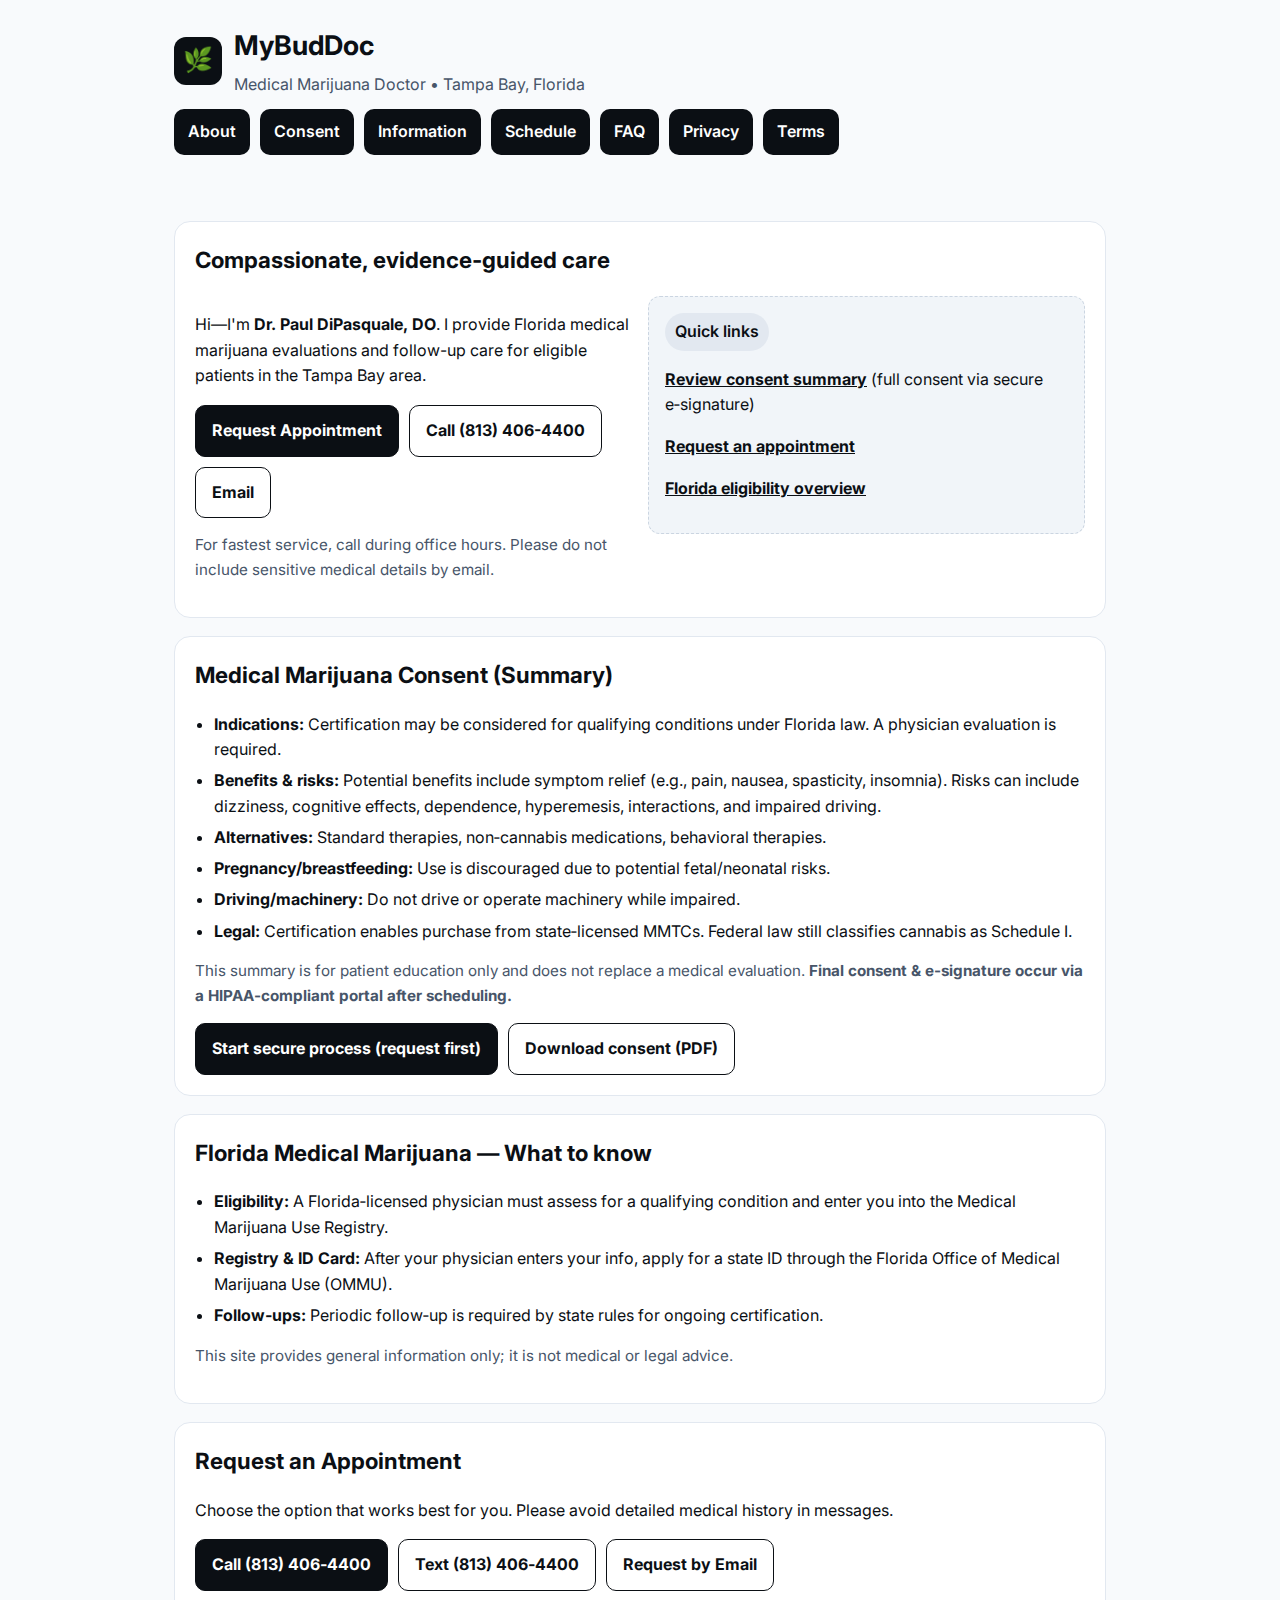
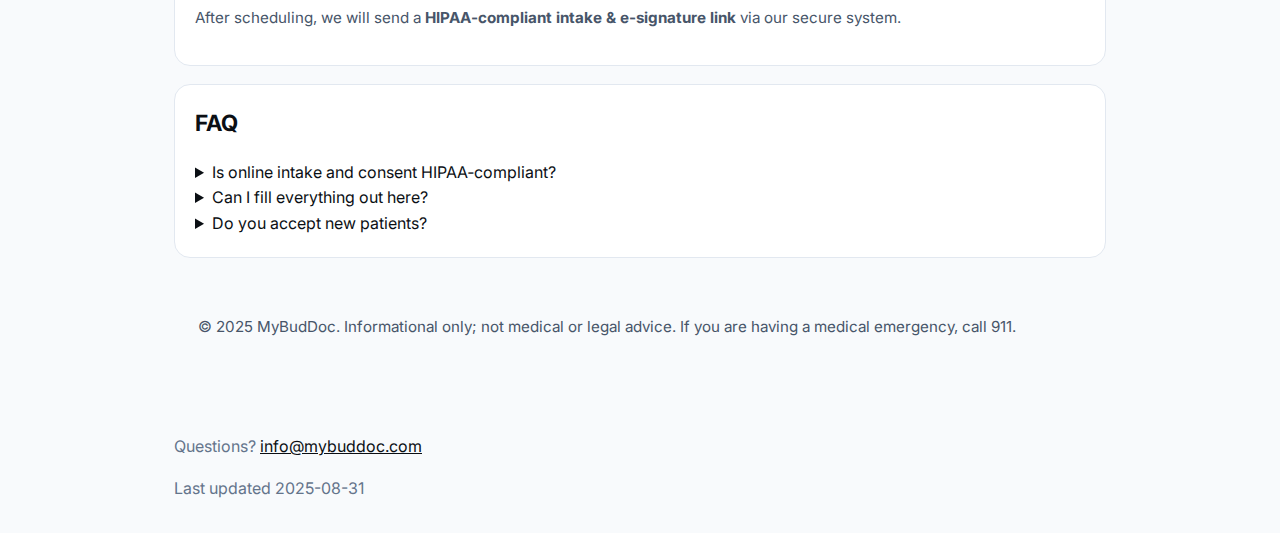
<file: index.html>
<!DOCTYPE html>
<html lang="en">
<head>
  <meta charset="utf-8" />
  <meta name="viewport" content="width=device-width, initial-scale=1" />
  <title>MyBudDoc | Medical Marijuana Doctor in Tampa Bay, Florida</title>
  <meta name="description" content="MyBudDoc provides Florida medical marijuana evaluations and follow-up care in the Tampa Bay area. Simple scheduling, clear consent, and evidence-guided information." />
  <link rel="icon" href="/favicon.ico">
  <link rel="preconnect" href="https://fonts.gstatic.com" crossorigin>
  <link rel="preconnect" href="https://fonts.googleapis.com">
  <link href="https://fonts.googleapis.com/css2?family=Inter:wght@400;600;700&display=swap" rel="stylesheet">
  <link rel="stylesheet" href="/styles.css" />
  <meta property="og:type" content="website">
  <meta property="og:title" content="MyBudDoc | Medical Marijuana Doctor in Tampa Bay, Florida">
  <meta property="og:description" content="Florida medical marijuana evaluations and follow-up care.">
  <meta property="og:image" content="/og-image.png">
  <meta property="og:url" content="https://mybuddoc.com/">
  <meta name="twitter:card" content="summary_large_image">
  <meta http-equiv="Referrer-Policy" content="strict-origin-when-cross-origin">
  <meta http-equiv="X-Content-Type-Options" content="nosniff">
  <script type="application/ld+json">
  {
    "@context": "https://schema.org",
    "@type": "Physician",
    "name": "MyBudDoc",
    "url": "https://mybuddoc.com/",
    "areaServed": "Tampa Bay, FL",
    "medicalSpecialty": "Cannabis Medicine",
    "telephone": "+1-813-406-4400",
    "founder": { "@type":"Person","name":"Dr. Paul DiPasquale, DO" },
    "sameAs": []
  }
  </script>
</head>
<body>
  <a class="skip" href="#main">Skip to content</a>
  <header class="container">
    <div class="brand">
      <div class="logo" aria-hidden="true">🌿</div>
      <div>
        <h1 class="title">MyBudDoc</h1>
        <p class="subtitle">Medical Marijuana Doctor • Tampa Bay, Florida</p>
      </div>
    </div>
    <nav aria-label="Primary">
      <a href="#about">About</a>
      <a href="#consent">Consent</a>
      <a href="#info">Information</a>
      <a href="#schedule">Schedule</a>
      <a href="#faq">FAQ</a>
      <a href="/privacy.html">Privacy</a>
      <a href="/terms.html">Terms</a>
    </nav>
  </header>

  <main id="main" class="container">
    <section id="about" aria-labelledby="about-heading" class="card">
      <h2 id="about-heading">Compassionate, evidence‑guided care</h2>
      <div class="grid two">
        <div>
          <p>Hi—I'm <strong>Dr. Paul DiPasquale, DO</strong>. I provide Florida medical marijuana evaluations and follow-up care for eligible patients in the Tampa Bay area.</p>
          <div class="cta-row">
            <a class="btn primary" href="#schedule">Request Appointment</a>
            <a class="btn secondary" href="tel:+18134064400" rel="nofollow">Call (813) 406-4400</a>
            <a class="btn secondary" href="mailto:info@mybuddoc.com?subject=Appointment%20Request">Email</a>
          </div>
          <p class="note">For fastest service, call during office hours. Please do not include sensitive medical details by email.</p>
        </div>
        <div>
          <div class="consent-box">
            <span class="pill">Quick links</span>
            <p><a href="#consent"><strong>Review consent summary</strong></a> (full consent via secure e‑signature)</p>
            <p><a href="#schedule"><strong>Request an appointment</strong></a></p>
            <p><a href="#info"><strong>Florida eligibility overview</strong></a></p>
          </div>
        </div>
      </div>
    </section>

    <section id="consent" aria-labelledby="consent-heading" class="card">
      <h2 id="consent-heading">Medical Marijuana Consent (Summary)</h2>
      <ul class="clean">
        <li><strong>Indications:</strong> Certification may be considered for qualifying conditions under Florida law. A physician evaluation is required.</li>
        <li><strong>Benefits & risks:</strong> Potential benefits include symptom relief (e.g., pain, nausea, spasticity, insomnia). Risks can include dizziness, cognitive effects, dependence, hyperemesis, interactions, and impaired driving.</li>
        <li><strong>Alternatives:</strong> Standard therapies, non‑cannabis medications, behavioral therapies.</li>
        <li><strong>Pregnancy/breastfeeding:</strong> Use is discouraged due to potential fetal/neonatal risks.</li>
        <li><strong>Driving/machinery:</strong> Do not drive or operate machinery while impaired.</li>
        <li><strong>Legal:</strong> Certification enables purchase from state‑licensed MMTCs. Federal law still classifies cannabis as Schedule I.</li>
      </ul>
      <p class="note">This summary is for patient education only and does not replace a medical evaluation. <strong>Final consent & e‑signature occur via a HIPAA‑compliant portal after scheduling.</strong></p>
      <div class="cta-row">
        <a class="btn primary" href="#schedule">Start secure process (request first)</a>
        <a class="btn secondary" href="/consent.pdf" download>Download consent (PDF)</a>
      </div>
    </section>

    <section id="info" aria-labelledby="info-heading" class="card">
      <h2 id="info-heading">Florida Medical Marijuana — What to know</h2>
      <ul class="clean">
        <li><strong>Eligibility:</strong> A Florida‑licensed physician must assess for a qualifying condition and enter you into the Medical Marijuana Use Registry.</li>
        <li><strong>Registry & ID Card:</strong> After your physician enters your info, apply for a state ID through the Florida Office of Medical Marijuana Use (OMMU).</li>
        <li><strong>Follow‑ups:</strong> Periodic follow‑up is required by state rules for ongoing certification.</li>
      </ul>
      <p class="note">This site provides general information only; it is not medical or legal advice.</p>
    </section>

    <section id="schedule" aria-labelledby="schedule-heading" class="card">
      <h2 id="schedule-heading">Request an Appointment</h2>
      <p>Choose the option that works best for you. Please avoid detailed medical history in messages.</p>
      <div class="cta-row">
        <a class="btn primary" href="tel:+18134064400" rel="nofollow">Call (813) 406‑4400</a>
        <a class="btn secondary" href="sms:+18134064400" rel="nofollow">Text (813) 406‑4400</a>
        <a class="btn secondary" href="mailto:info@mybuddoc.com?subject=Appointment%20Request&body=Name:%0D%0ABest%20phone:%0D%0ACity:%0D%0APreferred%20day/time:%0D%0A%0D%0A(Please%20do%20not%20include%20medical%20details.)">Request by Email</a>
      </div>
      <p class="note">After scheduling, we will send a <strong>HIPAA‑compliant intake & e‑signature link</strong> via our secure system.</p>
    </section>

    <section id="faq" aria-labelledby="faq-heading" class="card">
      <h2 id="faq-heading">FAQ</h2>
      <details>
        <summary>Is online intake and consent HIPAA‑compliant?</summary>
        <p>Only if handled through a vendor that signs a Business Associate Agreement (BAA). Email and most free form tools are <em>not</em> HIPAA‑compliant. We send secure links after you are scheduled.</p>
      </details>
      <details>
        <summary>Can I fill everything out here?</summary>
        <p>You can review the consent and request an appointment. For forms containing PHI, we use a secure portal with e‑signature.</p>
      </details>
      <details>
        <summary>Do you accept new patients?</summary>
        <p>Yes—call or email to request an appointment.</p>
      </details>
    </section>

    <section aria-label="Legal & disclaimers" class="container">
      <p class="note">© 2025 MyBudDoc. Informational only; not medical or legal advice. If you are having a medical emergency, call 911.</p>
    </section>
  </main>

  <footer class="container foot">
    <p>Questions? <a href="mailto:info@mybuddoc.com">info@mybuddoc.com</a></p>
    <p class="muted">Last updated 2025-08-31</p>
  </footer>
</body>
</html>
</file>
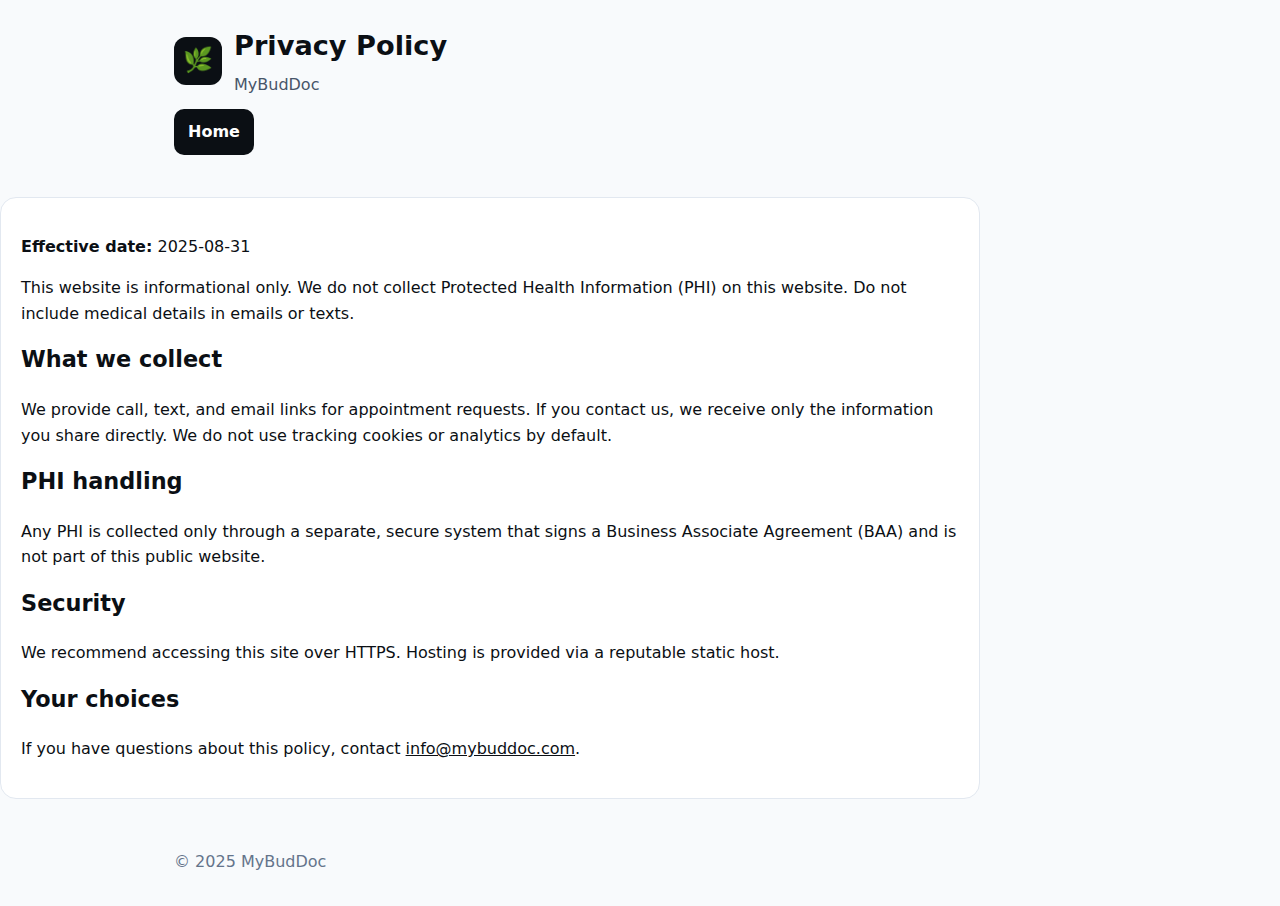
<file: privacy.html>
<!DOCTYPE html>
<html lang="en">
<head>
  <meta charset="utf-8" />
  <meta name="viewport" content="width=device-width, initial-scale=1" />
  <title>Privacy Policy | MyBudDoc</title>
  <meta name="description" content="MyBudDoc Privacy Policy — how we handle information on this website.">
  <link rel="icon" href="/favicon.ico">
  <link rel="stylesheet" href="/styles.css" />
  <meta property="og:title" content="Privacy Policy | MyBudDoc">
  <meta property="og:description" content="Website privacy details for MyBudDoc.">
  <meta property="og:image" content="/og-image.png">
  <meta property="og:url" content="https://mybuddoc.com/privacy.html">
</head>
<body>
  <header class="container">
    <div class="brand">
      <div class="logo" aria-hidden="true">🌿</div>
      <div>
        <h1 class="title">Privacy Policy</h1>
        <p class="subtitle">MyBudDoc</p>
      </div>
    </div>
    <nav><a href="/">Home</a></nav>
  </header>
  <main class="container card">
    <p><strong>Effective date:</strong> 2025-08-31</p>
    <p>This website is informational only. We do not collect Protected Health Information (PHI) on this website. Do not include medical details in emails or texts.</p>
    <h2>What we collect</h2>
    <p>We provide call, text, and email links for appointment requests. If you contact us, we receive only the information you share directly. We do not use tracking cookies or analytics by default.</p>
    <h2>PHI handling</h2>
    <p>Any PHI is collected only through a separate, secure system that signs a Business Associate Agreement (BAA) and is not part of this public website.</p>
    <h2>Security</h2>
    <p>We recommend accessing this site over HTTPS. Hosting is provided via a reputable static host.</p>
    <h2>Your choices</h2>
    <p>If you have questions about this policy, contact <a href="mailto:info@mybuddoc.com">info@mybuddoc.com</a>.</p>
  </main>
  <footer class="container foot">
    <p class="muted">© 2025 MyBudDoc</p>
  </footer>
</body>
</html>
</file>
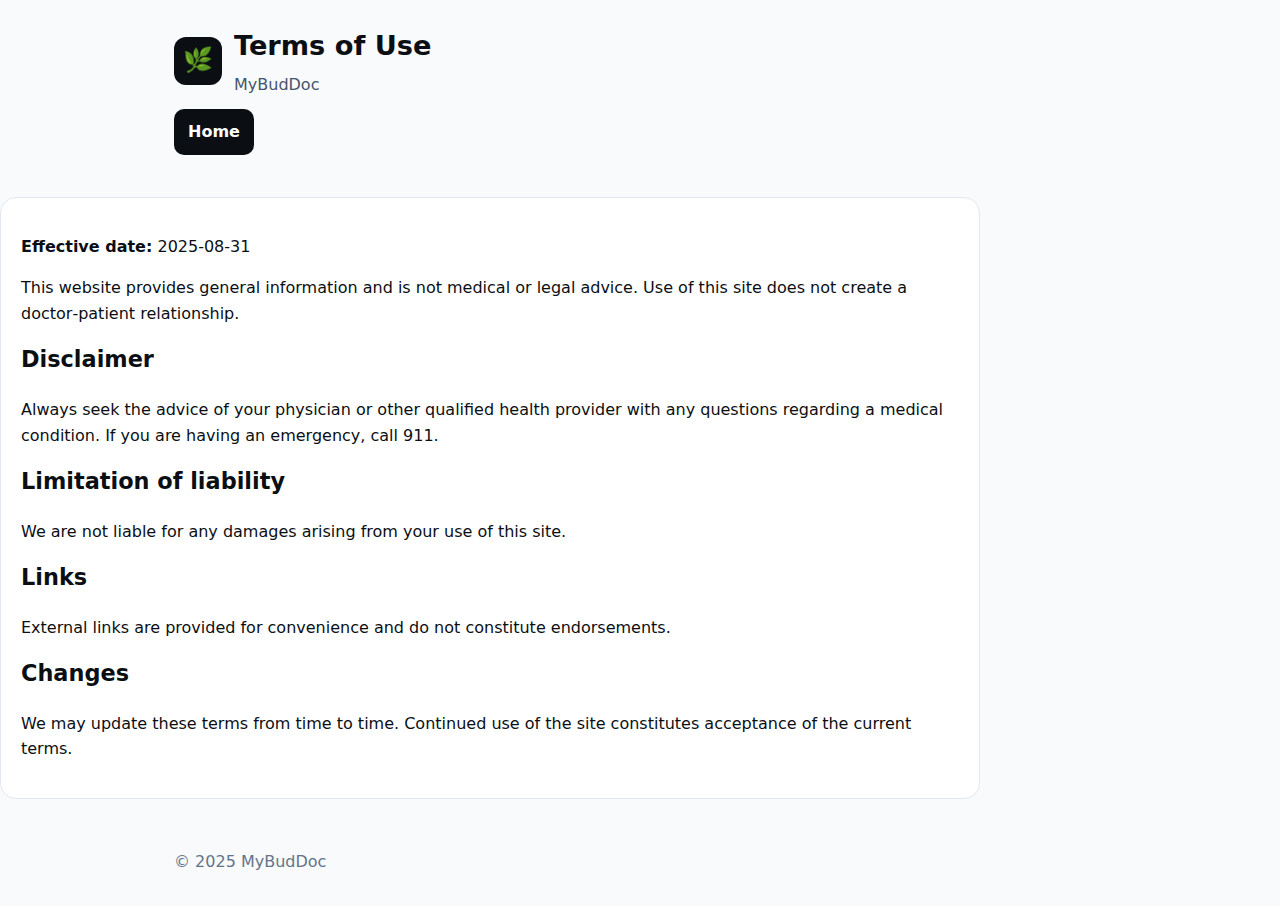
<file: terms.html>
<!DOCTYPE html>
<html lang="en">
<head>
  <meta charset="utf-8" />
  <meta name="viewport" content="width=device-width, initial-scale=1" />
  <title>Terms of Use | MyBudDoc</title>
  <meta name="description" content="MyBudDoc Terms of Use — important legal information about this website.">
  <link rel="icon" href="/favicon.ico">
  <link rel="stylesheet" href="/styles.css" />
  <meta property="og:title" content="Terms of Use | MyBudDoc">
  <meta property="og:description" content="Website terms for MyBudDoc.">
  <meta property="og:image" content="/og-image.png">
  <meta property="og:url" content="https://mybuddoc.com/terms.html">
</head>
<body>
  <header class="container">
    <div class="brand">
      <div class="logo" aria-hidden="true">🌿</div>
      <div>
        <h1 class="title">Terms of Use</h1>
        <p class="subtitle">MyBudDoc</p>
      </div>
    </div>
    <nav><a href="/">Home</a></nav>
  </header>
  <main class="container card">
    <p><strong>Effective date:</strong> 2025-08-31</p>
    <p>This website provides general information and is not medical or legal advice. Use of this site does not create a doctor‑patient relationship.</p>
    <h2>Disclaimer</h2>
    <p>Always seek the advice of your physician or other qualified health provider with any questions regarding a medical condition. If you are having an emergency, call 911.</p>
    <h2>Limitation of liability</h2>
    <p>We are not liable for any damages arising from your use of this site.</p>
    <h2>Links</h2>
    <p>External links are provided for convenience and do not constitute endorsements.</p>
    <h2>Changes</h2>
    <p>We may update these terms from time to time. Continued use of the site constitutes acceptance of the current terms.</p>
  </main>
  <footer class="container foot">
    <p class="muted">© 2025 MyBudDoc</p>
  </footer>
</body>
</html>
</file>
<file: styles.css>
/* MyBudDoc minimal branding & accessibility */
:root{--ink:#0b0f14;--wash:#f8fafc;--card:#ffffff;--line:#e2e8f0;--muted:#475569;--accent:#0ea5e9}
*{box-sizing:border-box}
html,body{height:100%}
body{margin:0;font-family:Inter,system-ui,-apple-system,Segoe UI,Roboto,Arial,Helvetica,sans-serif;color:var(--ink);background:var(--wash);line-height:1.6}
a{color:var(--ink)}a:hover{opacity:.9}
.skip{position:absolute;left:-9999px;top:auto;width:1px;height:1px;overflow:hidden}
.skip:focus{left:8px;top:8px;width:auto;height:auto;background:#fff;padding:8px;border-radius:8px;border:1px solid var(--line)}
.container{max-width:980px;margin:0 auto;padding:24px}
header{padding:28px 0}
.brand{display:flex;gap:12px;align-items:center}
.logo{width:48px;height:48px;border-radius:12px;display:flex;align-items:center;justify-content:center;background:var(--ink);color:#fff;font-size:24px}
.title{font-weight:700;font-size:1.7rem;margin:0}
.subtitle{margin:4px 0 0 0;color:var(--muted)}
nav{margin-top:12px;display:flex;flex-wrap:wrap;gap:10px}
nav a{padding:10px 14px;background:var(--ink);color:#fff;text-decoration:none;border-radius:10px;font-weight:600}
.card{background:var(--card);border:1px solid var(--line);border-radius:16px;padding:20px;margin:18px 0}
h2{margin-top:0;font-size:1.4rem}
.grid.two{display:grid;grid-template-columns:1fr 1fr;gap:16px}
@media (max-width: 780px){.grid.two{grid-template-columns:1fr}}
.btn{display:inline-block;padding:12px 16px;border-radius:10px;text-decoration:none;font-weight:700;border:1px solid var(--ink);transition:transform .02s ease}
.btn:active{transform:translateY(1px)}
.btn.primary{background:var(--ink);color:#fff}
.btn.secondary{background:#fff;color:var(--ink)}
.note{font-size:.95rem;color:var(--muted)}
ul.clean{margin:0 0 0 1.2rem;padding:0}li{margin:.35rem 0}
.consent-box{background:#f1f5f9;padding:16px;border-radius:12px;border:1px dashed #cbd5e1}
.pill{display:inline-block;padding:6px 10px;border-radius:999px;background:#e2e8f0;color:var(--ink);font-weight:600;margin-right:8px}
.cta-row{display:flex;flex-wrap:wrap;gap:10px;margin-top:14px}
.foot{color:#64748b;padding:16px 24px}
.muted{color:#64748b}
</file>
